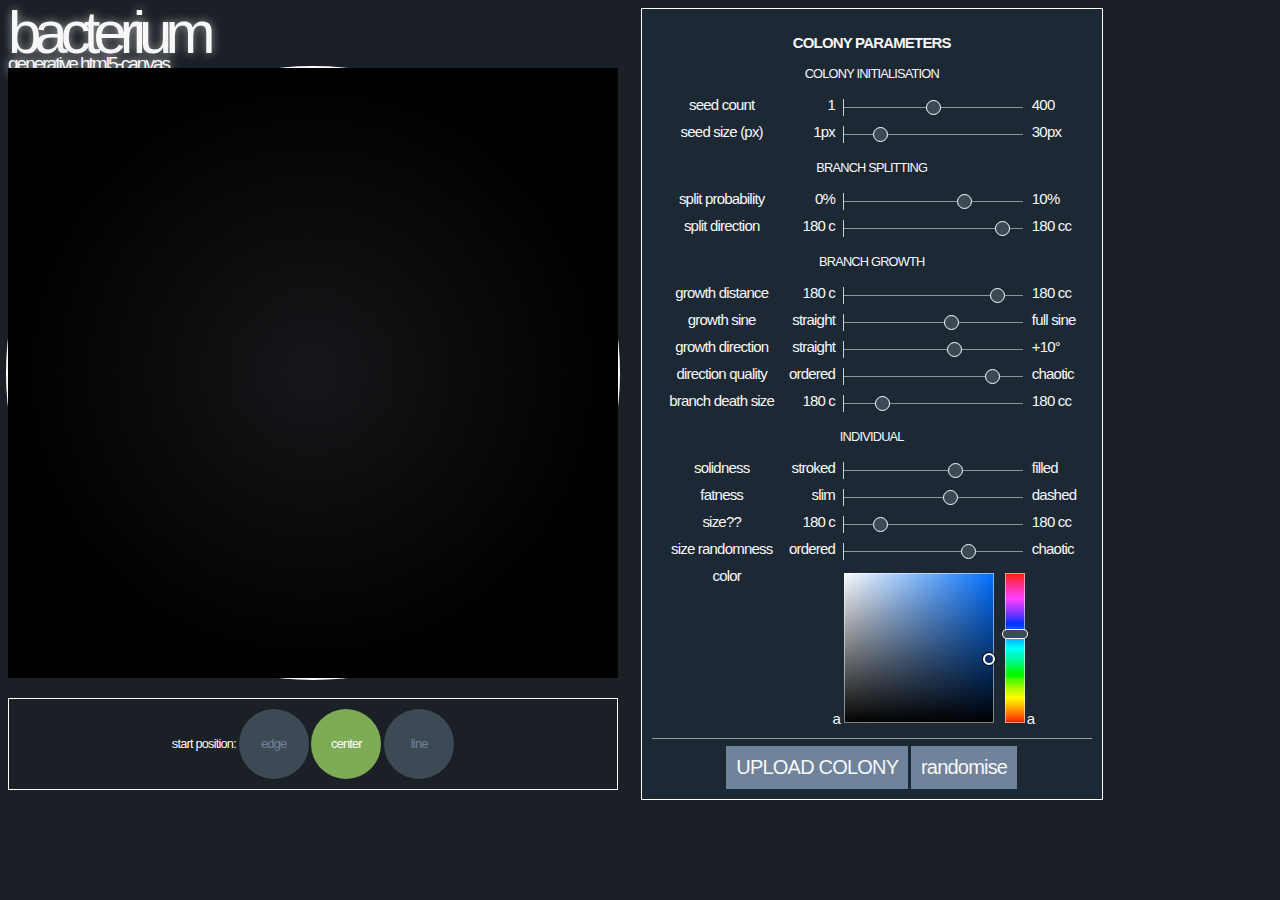
<file: index.html>
<html>
    <head>
        <meta name="viewport" content="user-scalable=no, width=device-width"/>
        <meta name="apple-mobile-web-app-capable" content="yes">
        <meta name="apple-mobile-web-app-status-bar-style" content="black-translucent"/>
        <meta name="format-detection" content="telephone=no">
        <title>bacterium</title>
        <!-- <script src="http://192.168.1.94:8080/socket.io/socket.io.js"></script> -->
        <script src="js/jquery-2.1.3.min.js"></script>
        <script src='js/jquery.minicolors.js'></script>
        <link href='css/jquery.minicolors.css' rel='stylesheet' type="text/css" media="screen"/>
        <script src="js/classes.js" type="text/javascript"></script>
        <script src="js/growth.js" type="text/javascript"></script>
        <link href="css/growth.css" rel="stylesheet" type="text/css" media="screen"/>
    </head>
    <body>
        <div id="wrapper">

            <div id = "bacteriaDiv">
                <div id = "title-wrapper">
                    <span id="title">bacterium</span>
                    <span id="author">generative html5-canvas</span>
                </div>
                <canvas id="drawCanvas" width="602" height="602"></canvas>

                <div id="buttonDiv">
                    <!-- <div id="growButton" class="button">grow</div> -->
                    <div class="radiodiv">
                        start position:
                        <input type="radio" name="startpos" id="edge" value="1" hidden="">
                        <label for="edge" class="switch switch--on" onclick="">edge</label>
                        <input type="radio" name="startpos" id="center" value="1" hidden="" checked="">
                        <label for="center" class="switch switch--on" onclick="">center</label>
                        <input type="radio" name="startpos" id="line" value="1" hidden="">
                        <label for="line" class="switch switch--on" onclick="">line</label>
                    </div>
                    <!-- growth time: -->
                    <!-- <input type="range" style="width: 20%; margin-top: 30px" id="growTime" min="0.1" max="100.0"> -->
                </div>


            </div>

            <div id="controls-wrapper">
                <h3>COLONY PARAMETERS</h3>
                <div class = "parameters-group-header">COLONY INITIALISATION</div>
                <div class = "parameter">
                    <div class = "parameter-name">seed count</div>
                    <div class = "parameter-min">1</div>
                    <input type="range" id="startingBranches" min="0" max="100.0">
                    <div class = "parameter-max">400</div>
                </div>
                <div class = "parameter">
                    <div class = "parameter-name">seed size (px)</div>
                    <div class = "parameter-min">1px</div>
                    <input type="range" id="startingSize" min="0" max="100.0">
                    <div class = "parameter-max">30px</div>
                </div>
                <div class = "parameters-group-header">BRANCH SPLITTING</div>
                <div class = "parameter">
                    <div class = "parameter-name">split probability</div>
                    <div class = "parameter-min">0%</div>
                    <input type="range" id="branchFactor" min="0.0" max="100.0">
                    <div class = "parameter-max">10%</div>
                </div>
                <div class = "parameter">
                    <div class = "parameter-name">split direction</div>
                    <div class = "parameter-min">180 c</div>
                    <input type="range" id="branchDirection" min="0.0" max="100.0">
                    <div class = "parameter-max">180 cc</div>
                </div>
                <div class = "parameters-group-header">BRANCH GROWTH</div>
                <div class = "parameter">
                    <div class = "parameter-name">growth distance</div>
                    <div class = "parameter-min">180 c</div>
                    <input type="range" id="gapSize" min="0.0" max="100.0">
                    <div class = "parameter-max">180 cc</div>
                </div>
                <div class = "parameter">
                    <div class = "parameter-name">growth sine</div>
                    <div class = "parameter-min">straight</div>
                    <input type="range" id="sineMod" min="0.0" max="100.0">
                    <div class = "parameter-max">full sine</div>
                </div>
                <div class = "parameter">
                    <div class = "parameter-name">growth direction</div>
                    <div class = "parameter-min">straight</div>
                    <input type="range" id="curveMod" min="0.0" max="100.0">
                    <div class = "parameter-max">+10°</div>
                </div>
                <div class = "parameter">
                    <div class = "parameter-name">direction quality</div>
                    <div class = "parameter-min">ordered</div>
                    <input type="range" id="curveRandom" min="0.0" max="100.0">
                    <div class = "parameter-max">chaotic</div>
                </div>
                <div class = "parameter">
                    <div class = "parameter-name">branch death size</div>
                    <div class = "parameter-min">180 c</div>
                    <input type="range" id="deathSize" min="0.0" max="100.0">
                    <div class = "parameter-max">180 cc</div>
                </div>
                <div class = "parameters-group-header">INDIVIDUAL</div>
                <div class = "parameter">
                    <div class = "parameter-name">solidness</div>
                    <div class = "parameter-min">stroked</div>
                    <input type="range" id="solidness" min="0.1" max="100.0">
                    <div class = "parameter-max">filled</div>
                </div>
                <div class = "parameter">
                    <div class = "parameter-name">fatness</div>
                    <div class = "parameter-min">slim</div>
                    <input type="range" id="fatness" min="0.1" max="100.0">
                    <div class = "parameter-max">dashed</div>
                </div>
                <div class = "parameter">
                    <div class = "parameter-name">size??</div>
                    <div class = "parameter-min">180 c</div>
                    <input type="range" id="pointSize" min="0.1" max="100.0">
                    <div class = "parameter-max">180 cc</div>
                </div>
                <div class = "parameter">
                    <div class = "parameter-name">size randomness</div>
                    <div class = "parameter-min">ordered</div>
                    <input type="range" id="pointSizeRandom" min="0.1" max="100.0">
                    <div class = "parameter-max">chaotic</div>
                </div>
                <div class = "parameter">
                    <div class = "parameter-name">color</div>
                    <div class = "parameter-min">a</div>
                    <input type='text' id="color-picker" />
                    <div class = "parameter-max">a</div>
                </div>
                <hr size=1>
                <div id="breedButton" class="button">UPLOAD COLONY</div>
                <div id="randomButton" class="button">randomise</div>
            </div>


            <!-- <div class="tabs"> -->
                <!-- <div class="tab">
                    <input type="radio" id="breedTab" name="tab-group-1" checked>
                    <label for="breedTab" class="tablabel" onclick="">breeding</label>
                    <div class="content">
                        <div id="gallery" class="controls">
                            <div id="grid"></div>
                            <hr size=1>
                            <div id="breedControls">
                                <div>
                                    parents
                                </div>
                            </div>
                        </div>
                    </div>
                    <div id="source" class="sourcedest"></div>
                    <div id="dest" class="sourcedest"></div>
                    <div>
                        emphasis
                    </div>
                    <input type="range" id="emphasis" min="0.0" max="100.0">
                    <div>
                        global opacity mod</div>
                    <input type="range" id="globalopacity" min="0.0" max="100.0">
                </div> -->
                <!-- <div class="tab">
                    <div class="content">
                    </div>
                </div> -->
            </div>
        </div>
    </body>
</html>
</file>
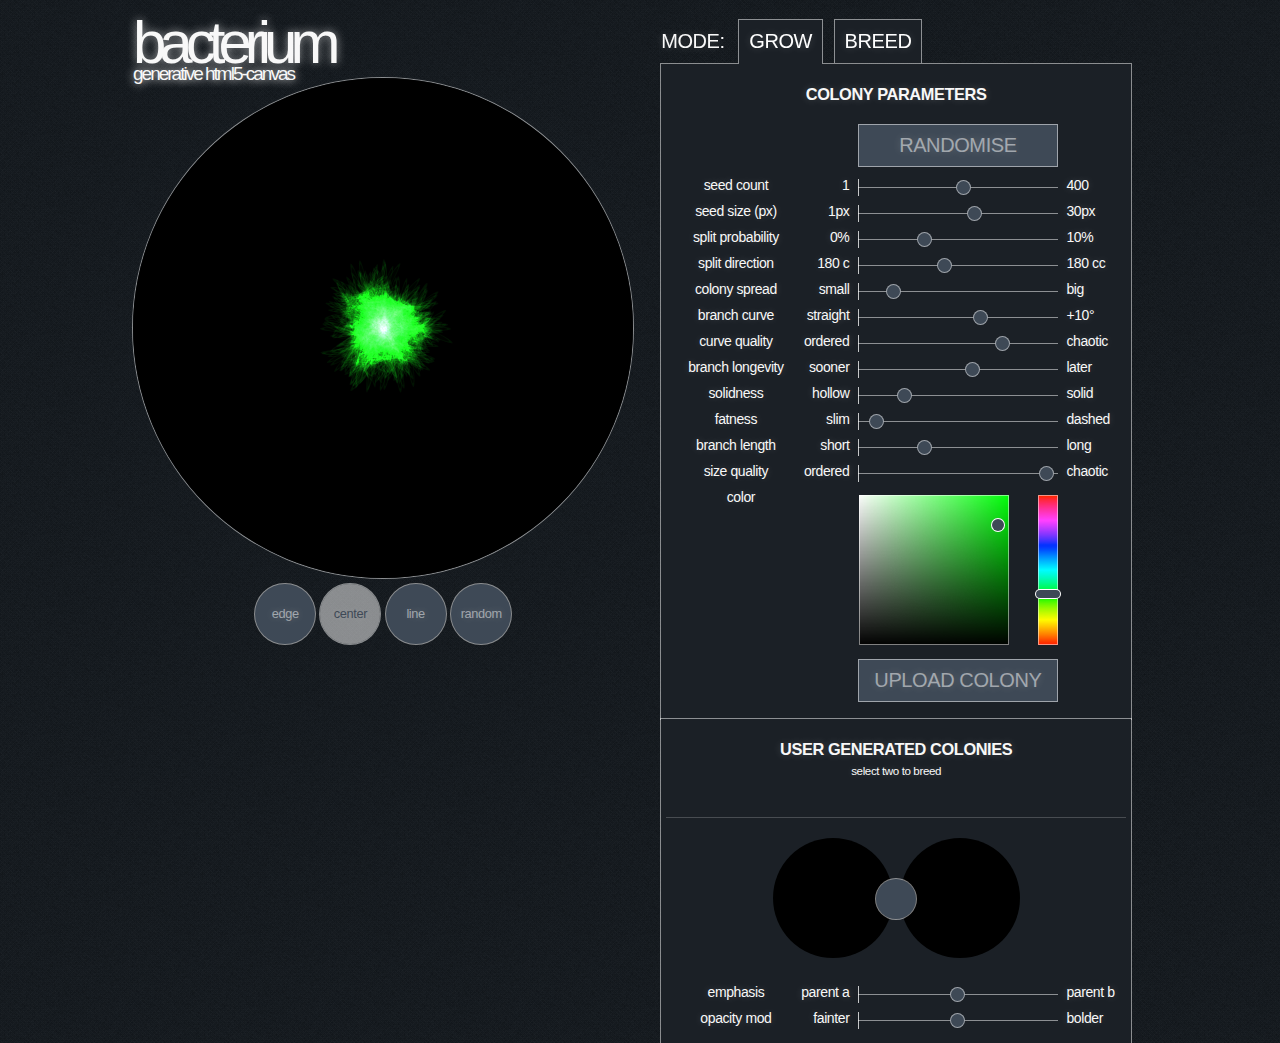
<file: public/index.html>
<html>
    <head>
        <meta name="viewport" content="user-scalable=no, width=device-width"/>
        <meta name="apple-mobile-web-app-capable" content="yes">
        <meta name="apple-mobile-web-app-status-bar-style" content="black-translucent"/>
        <meta name="format-detection" content="telephone=no">
        <title>bacterium</title>
        <script src="js/socket.io.js"></script>
        <script src="js/jquery-2.1.3.min.js"></script>
        <script src='js/jquery.minicolors.js'></script>
        <link href='css/jquery.minicolors.css' rel='stylesheet' type="text/css" media="screen"/>
        <script src="js/classes.js" type="text/javascript"></script>
        <script src="js/growth.js" type="text/javascript"></script>
        <link href="css/growth.css" rel="stylesheet" type="text/css" media="screen"/>
    </head>
    <body>
        <div id="wrapper">
            <div id = "colony-wrapper">
                <div id = "title-wrapper">
                    <span id="title">bacterium</span>
                    <span id="author">generative html5-canvas</span>
                </div>
                <canvas id="drawCanvas" width="602" height="602"></canvas>
                <div id="grow-controls">
                    <div id = "seed-position">
                        <input id="edge" type="radio" name="startpos" hidden>
                        <label for="edge" class="switch switch--on" onclick="">edge</label>
                        <input id="center" type="radio" name="startpos" checked hidden>
                        <label for="center" class="switch switch--on">center</label>
                        <input id="line" type="radio" name="startpos" hidden>
                        <label for="line" class="switch switch--on">line</label>
                        <input id="random" type="radio" name="startpos" hidden>
                        <label for="random" class="switch switch--on">random</label>
                    </div>
                </div>
            </div>

            <div id="controls-outer-wrapper">
                <div id = "tabs-wrapper">
                    <h4>MODE:</h4>
                    <div class = "tab selected" id = "grow-tab">GROW</div>
                    <div class = "tab" id = "breed-tab">BREED</div>
                </div>
                <div class = "control-wrapper" id="controls-wrapper">
                    <h3>COLONY PARAMETERS</h3>

                    <div class = "parameter">
                        <div class = "parameter-name"></div>
                        <div class = "parameter-min"></div>
                        <div id="randomButton" class="button">RANDOMISE</div>
                        <div class = "parameter-max"></div>
                    </div>

                    <div class = "parameters-group-header">COLONY INITIALISATION</div>
                    <div class = "parameter">
                        <div class = "parameter-name">seed count</div>
                        <div class = "parameter-min">1</div>
                        <input type="range" id="startingBranches" min="0" max="100.0">
                        <div class = "parameter-max">400</div>
                    </div>
                    <div class = "parameter">
                        <div class = "parameter-name">seed size (px)</div>
                        <div class = "parameter-min">1px</div>
                        <input type="range" id="startingSize" min="0" max="100.0">
                        <div class = "parameter-max">30px</div>
                    </div>
                    <div class = "parameters-group-header">BRANCH SPLITTING</div>
                    <div class = "parameter">
                        <div class = "parameter-name">split probability</div>
                        <div class = "parameter-min">0%</div>
                        <input type="range" id="branchFactor" min="0.0" max="100.0">
                        <div class = "parameter-max">10%</div>
                    </div>
                    <div class = "parameter">
                        <div class = "parameter-name">split direction</div>
                        <div class = "parameter-min">180 c</div>
                        <input type="range" id="branchDirection" min="0.0" max="100.0">
                        <div class = "parameter-max">180 cc</div>
                    </div>
                    <div class = "parameters-group-header">BRANCH GROWTH</div>
                    <div class = "parameter">
                        <div class = "parameter-name">colony spread</div>
                        <div class = "parameter-min">small</div>
                        <input type="range" id="gapSize" min="0.0" max="100.0">
                        <div class = "parameter-max">big</div>
                    </div>
                    <!-- <div class = "parameter">
                        <div class = "parameter-name">growth sine</div>
                        <div class = "parameter-min">straight</div>
                        <input type="range" id="sineMod" min="0.0" max="100.0">
                        <div class = "parameter-max">full sine</div>
                    </div> -->
                    <div class = "parameter">
                        <div class = "parameter-name">branch curve</div>
                        <div class = "parameter-min">straight</div>
                        <input type="range" id="curveMod" min="0.0" max="100.0">
                        <div class = "parameter-max">+10°</div>
                    </div>
                    <div class = "parameter">
                        <div class = "parameter-name">curve quality</div>
                        <div class = "parameter-min">ordered</div>
                        <input type="range" id="curveRandom" min="0.0" max="100.0">
                        <div class = "parameter-max">chaotic</div>
                    </div>
                    <div class = "parameter">
                        <div class = "parameter-name">branch longevity</div>
                        <div class = "parameter-min">sooner</div>
                        <input type="range" id="deathSize" min="0.0" max="100.0">
                        <div class = "parameter-max">later</div>
                    </div>
                    <div class = "parameters-group-header">APPEARANCE</div>
                    <div class = "parameter">
                        <div class = "parameter-name">solidness</div>
                        <div class = "parameter-min">hollow</div>
                        <input type="range" id="solidness" min="0.1" max="100.0">
                        <div class = "parameter-max">solid</div>
                    </div>
                    <div class = "parameter">
                        <div class = "parameter-name">fatness</div>
                        <div class = "parameter-min">slim</div>
                        <input type="range" id="fatness" min="0.1" max="100.0">
                        <div class = "parameter-max">dashed</div>
                    </div>
                    <div class = "parameter">
                        <div class = "parameter-name">branch length</div>
                        <div class = "parameter-min">short</div>
                        <input type="range" id="pointSize" min="0.1" max="100.0">
                        <div class = "parameter-max">long</div>
                    </div>
                    <div class = "parameter">
                        <div class = "parameter-name">size quality</div>
                        <div class = "parameter-min">ordered</div>
                        <input type="range" id="pointSizeRandom" min="0.1" max="100.0">
                        <div class = "parameter-max">chaotic</div>
                    </div>
                    <div class = "parameter">
                        <div class = "parameter-name">color</div>
                        <div class = "parameter-min"></div>
                        <input type='text' id="color-picker" />
                        <div class = "parameter-max"></div>
                    </div>
                    <div class = "parameter">
                        <div class = "parameter-name"></div>
                        <div class = "parameter-min"></div>
                        <div id="upload-colony" class="button">UPLOAD COLONY</div>
                        <div class = "parameter-max"></div>
                    </div>
                </div>

                <div class = "control-wrapper" id="gallery">
                    <h3>USER GENERATED COLONIES</h3>
                    <h5>select two to breed</h5>
                    <div id="grid"></div>
                    <div id = "sourcedest">
                        <div id="source" class="sourcedest"></div>
                        <div id="swap-source-dest"></div>
                        <div id="dest" class="sourcedest"></div>
                    </div>
                    <div class = "parameter">
                        <div class = "parameter-name">emphasis</div>
                        <div class = "parameter-min">parent a</div>
                        <input type="range" id="emphasis" min="0.1" max="100.0">
                        <div class = "parameter-max">parent b</div>
                    </div>
                    <div class = "parameter">
                        <div class = "parameter-name">opacity mod</div>
                        <div class = "parameter-min">fainter</div>
                        <input type="range" id="opacity-mod" min="0.1" max="100.0">
                        <div class = "parameter-max">bolder</div>
                    </div>
                </div>
            </div>
        </div>
    </body>
</html>
</file>
<file: css/growth.css>
/*@import url("http://fonts.googleapis.com/css?family=Open+Sans:400,600");*/
html {
  background: #1b2026;
  color: #f8f8f8;
  font: 100 0.8em "Open Sans", sans-serif;
  -webkit-font-smoothing: antialiased;
  -webkit-text-size-adjust: 100%;
  letter-spacing: -0.8px;
}
body {
  text-align: center;
}
h2,
h1 {
  margin-left: 10px;
  text-align: left;
  line-height: 10px;
  margin-top: 0px;
  margin-bottom: -6px;
  font-weight: 1000;
  font-size: 20px;
  letter-spacing: -2px;
  text-shadow: 0px 0px 4px rgba(255, 255, 255, 0.3);
}
hr {
  line-height: -10px;
}
.label {
  float: left;
}
#wrapper {
  width: 1275px;
  height: auto;
  text-align: left;
  display: inline-block;
}
#bacteriaDiv {
  margin: 0;
  width: 610px;
  display: inline-block;
}
#bacteriaDiv #title-wrapper {
  letter-spacing: -7px;
  text-shadow: 0px 0px 10px rgba(255, 255, 255, 0.6);
  width: 100%;
  height: 60px;
}
#bacteriaDiv #title-wrapper span {
  display: inline-block;
  width: 100%;
}
#bacteriaDiv #title-wrapper #title {
  font-size: 60px;
  line-height: 50px;
}
#bacteriaDiv #title-wrapper #author {
  margin-left: 0px;
  margin-top: -5px;
  left: 4px;
  font-size: 19px;
  letter-spacing: -2px;
  text-shadow: 0px 0px 10px #ffffff;
}
#bacteriaDiv #drawCanvas {
  margin: 0px;
  position: relative;
  width: 610px;
  height: 610px;
  overflow: visible;
  border-radius: 100%;
  box-shadow: 0 0 0 2px white;
  cursor: pointer;
  margin-bottom: 20px;
}
#controls-wrapper {
  margin: 0;
  display: inline-block;
  vertical-align: top;
  background: #1d2835;
  width: 440px;
  text-align: center;
  border: 1px solid white;
  margin-left: 20px;
  padding: 10px;
}
#controls-wrapper .parameters-group-header {
  margin-top: 15px;
  margin-bottom: 10px;
}
#controls-wrapper .parameter {
  text-align: center;
  margin: 0;
  padding: 5px;
  font-size: 15px;
}
#controls-wrapper .parameter .parameter-name {
  display: inline-block;
  font-weight: bolder;
  width: 120px;
  vertical-align: top;
}
#controls-wrapper .parameter .parameter-min,
#controls-wrapper .parameter .parameter-max {
  display: inline-block;
  width: 50px;
}
#controls-wrapper .parameter .parameter-min {
  text-align: right;
}
#controls-wrapper .parameter .parameter-max {
  text-align: left;
}
#controls-wrapper .parameter input[type='range'] {
  display: inline-block;
  -webkit-appearance: none !important;
  height: 1px;
  width: 180px;
  background: rgba(255, 255, 255, 0.5);
  margin: 5px;
  vertical-align: bottom;
  cursor: pointer;
}
#controls-wrapper .parameter input[type='range']:after,
#controls-wrapper .parameter input[type='range']:before {
  content: "";
  position: absolute;
  width: 1px;
  height: 17px;
  background: rgba(255, 255, 255, 0.5);
  margin-top: -8px;
}
#controls-wrapper .parameter input[type='range']::-webkit-slider-thumb {
  -webkit-appearance: none !important;
  background: #3e4956;
  height: 15px;
  width: 15px;
  border: solid;
  border-width: 1px;
  border-radius: 10px;
  border-color: #FFFFFF;
}
#controls-wrapper .parameter .minicolors-theme-picker {
  margin-top: 5px;
  display: inline-block;
  width: 180px;
  text-align: left;
}
#controls-wrapper .parameter .minicolors-theme-picker .minicolors-panel {
  border: none;
  background-color: transparent;
}
#controls-wrapper .parameter .minicolors-theme-picker .minicolors-panel .minicolors-grid .minicolors-grid-inner {
  box-shadow: inset 0 0 0 1px rgba(255, 255, 255, 0.5);
}
#controls-wrapper .parameter .minicolors-theme-picker .minicolors-panel .minicolors-slider,
#controls-wrapper .parameter .minicolors-theme-picker .minicolors-panel .minicolors-opacity-slider {
  box-shadow: inset 0 0 0 1px rgba(255, 255, 255, 0.5);
}
#controls-wrapper .parameter .minicolors-theme-picker .minicolors-panel .minicolors-slider .minicolors-picker,
#controls-wrapper .parameter .minicolors-theme-picker .minicolors-panel .minicolors-opacity-slider .minicolors-picker {
  background: #3e4956;
  border: none;
  box-shadow: 0 0 0 1px white;
  width: 24px;
  height: 8px;
  margin-left: -2px;
  margin-top: -4px;
  border-radius: 8px;
}
#controls-wrapper .parameter .minicolors-theme-picker .minicolors-panel .minicolors-slider {
  margin-left: 10px;
}
#controls-wrapper .parameter .minicolors-theme-picker .minicolors-panel .minicolors-opacity-slider {
  margin-left: 20px;
}
.button {
  text-align: center;
  font-size: 20;
  cursor: pointer;
  background: #6f839a;
  padding: 10px;
  display: inline-block;
}
.button:hover {
  background: #7eab55;
}
/*BUTTONS*/
#buttonDiv {
  text-align: center;
  width: 100$;
  border: 1px solid white;
  padding: 10px;
}
#buttonDiv .button {
  text-align: center;
  font-size: 20;
  cursor: pointer;
  background: #6f839a;
  padding: 10px;
  display: inline-block;
}
#buttonDiv .button:hover {
  background: #7eab55;
}
#buttonDiv .radioDiv {
  text-align: center;
  display: inline;
  width: 250px;
}
#buttonDiv .radioDiv .switch {
  color: #6f839a;
  cursor: pointer;
  padding: 10px;
  display: inline-block;
  background-color: #3e4956;
  border-radius: 100%;
  line-height: 50px;
  height: 50px;
  width: 50px;
}
#buttonDiv .radioDiv input[type="radio"]:checked + .switch--on {
  color: #fff;
  background-color: #7eab55;
}
/*SLIDERS*/
/*RADIO BUTTON*/
/*----gallery----*/
#grid {
  height: 370px;
  margin-left: 12px;
  margin-top: 15px;
  overflow: visible;
}
#gallery {
  height: 600px;
}
#breedControls {
  height: 150px;
  width: 330px;
  float: bottom;
}
#emphasis {
  width: 80%;
  float: center;
  margin-bottom: 10px;
}
#globalopacity {
  width: 80%;
  float: center;
}
.sourcedest {
  position: relative;
  height: 80px;
  width: 80px;
  border-radius: 80px;
  background-color: black;
  border: solid;
  text-align: center;
  display: inline-block;
  margin-left: 10px;
  margin-right: 10px;
  background-size: contain;
  background-position: center;
  background-repeat: no-repeat;
}
.col {
  float: left;
  width: 90px;
  overflow: visible;
  margin-right: -8px;
}
.gimg {
  overflow: hidden;
  position: relative;
  margin: -10px;
  background-size: 80%;
  background-repeat: no-repeat;
  background-position: center center;
  width: 80px;
  height: 80px;
  opacity: 0.6;
  border-style: solid;
  border-color: rgba(255, 255, 255, 0);
  border-width: 2px;
  border-radius: 60px;
  transition: background-size 0.25s ease, opacity 0.25s ease, border-width 0.25s ease;
}
.gimg:hover {
  background-size: 90%;
  opacity: 0.8;
}
/*---TABS-----*/
.tabs {
  position: relative;
  /*float: right;*/
  margin: 25px 0;
  border: 1px solid green;
}
.tab {
  float: left;
}
.tablabel {
  z-index: 0;
  font-size: 16px;
  background: #1b2026;
  line-height: 13px;
  padding: 5px;
  padding-bottom: 5px;
  border: 4px solid #fff;
  border-top-left-radius: 10px;
  border-bottom: none;
  margin-left: -1px;
  position: relative;
  left: 2px;
}
.tab [type=radio] {
  display: none;
}
.content {
  background-color: #1b2026;
  height: 620px;
  width: 350px;
  top: 19px;
  left: 0;
  right: 0;
  bottom: 0;
  overflow: visible;
}
input[type=radio]:checked ~ label {
  height: 200px;
  background: #1d2835;
  z-index: 2;
}
input[type=radio]:checked ~ label ~ .content {
  z-index: 1;
}
</file>
<file: public/css/growth.css>
/*@import url("http://fonts.googleapis.com/css?family=Open+Sans:400,600");*/
.bordered {
  box-shadow: 0 0 0 1px rgba(255, 255, 255, 0.5);
}
.light-bordered {
  box-shadow: 0 0 0 1px rgba(255, 255, 255, 0.1);
}
html {
  background: #1b2026;
  background: url('../img/noisy_net.png');
  color: #f8f8f8;
  font: 100 0.8em "Open Sans", sans-serif;
  -webkit-font-smoothing: antialiased;
  -webkit-text-size-adjust: 100%;
  letter-spacing: -0.4px;
  text-shadow: 0 0 8px rgba(255, 255, 255, 0.2);
}
body {
  text-align: center;
}
#wrapper {
  padding: 10px;
  width: 1014px;
  height: 758px;
  text-align: left;
  display: inline-block;
}
#colony-wrapper {
  width: 500px;
  display: inline-block;
  margin-right: 25px;
}
#colony-wrapper #title-wrapper {
  letter-spacing: -7px;
  text-shadow: 0px 0px 10px rgba(255, 255, 255, 0.6);
  width: 100%;
  height: 60px;
}
#colony-wrapper #title-wrapper span {
  display: inline-block;
  width: 100%;
}
#colony-wrapper #title-wrapper #title {
  font-size: 60px;
  line-height: 50px;
}
#colony-wrapper #title-wrapper #author {
  margin-left: 0px;
  margin-top: -5px;
  left: 4px;
  font-size: 19px;
  letter-spacing: -2px;
  text-shadow: 0px 0px 10px #ffffff;
}
#colony-wrapper #drawCanvas {
  margin: 0px;
  position: relative;
  border-radius: 100%;
  width: 500px;
  height: 500px;
  line-height: 500px;
  box-shadow: 0 0 0 1px rgba(255, 255, 255, 0.5);
  cursor: pointer;
}
#colony-wrapper #grow-controls {
  text-align: center;
  width: 100%;
}
#colony-wrapper #grow-controls #seed-position {
  display: inline-block;
  width: 330px;
  padding: 5px;
}
#colony-wrapper #grow-controls #seed-position .switch {
  box-shadow: 0 0 0 1px rgba(255, 255, 255, 0.5);
  margin: 1px;
  color: rgba(255, 255, 255, 0.5);
  cursor: pointer;
  padding: 10px;
  display: inline-block;
  background-color: #3e4956;
  border-radius: 100%;
  width: 40px;
  height: 40px;
  line-height: 40px;
}
#colony-wrapper #grow-controls #seed-position input[type="radio"]:checked + .switch--on {
  color: #3e4956;
  background-color: rgba(255, 255, 255, 0.5);
}
#controls-outer-wrapper {
  margin: 0;
  display: inline-block;
  width: 460px;
  vertical-align: top;
  font-size: 14px;
}
#controls-outer-wrapper .control-wrapper {
  margin: 0;
  display: inline-block;
  width: 460px;
  text-align: center;
  margin-left: 0px;
  margin-right: 0px;
  padding: 5px;
  padding-bottom: 10px;
  vertical-align: top;
  background: #1b2026;
  box-shadow: 0 0 0 1px rgba(255, 255, 255, 0.5);
}
#controls-outer-wrapper .control-wrapper .parameter {
  text-align: center;
  margin: 0;
  padding: 3px;
  margin-bottom: 4px;
}
#controls-outer-wrapper .control-wrapper .parameter .parameter-name {
  display: inline-block;
  font-weight: bolder;
  width: 120px;
  vertical-align: top;
}
#controls-outer-wrapper .control-wrapper .parameter .parameter-min,
#controls-outer-wrapper .control-wrapper .parameter .parameter-max {
  display: inline-block;
  width: 50px;
}
#controls-outer-wrapper .control-wrapper .parameter .parameter-min {
  text-align: right;
}
#controls-outer-wrapper .control-wrapper .parameter .parameter-max {
  text-align: left;
}
#controls-outer-wrapper .control-wrapper .parameter .button {
  margin: 0;
  width: 180px;
}
#controls-outer-wrapper .control-wrapper .parameter input[type='range'] {
  display: inline-block;
  -webkit-appearance: none !important;
  height: 1px;
  width: 200px;
  background: rgba(255, 255, 255, 0.5);
  margin: 5px;
  vertical-align: bottom;
  cursor: pointer;
}
#controls-outer-wrapper .control-wrapper .parameter input[type='range']:after,
#controls-outer-wrapper .control-wrapper .parameter input[type='range']:before {
  content: "";
  position: absolute;
  width: 1px;
  height: 17px;
  background: rgba(255, 255, 255, 0.5);
  margin-top: -8px;
}
#controls-outer-wrapper .control-wrapper .parameter input[type='range']::-webkit-slider-thumb {
  -webkit-appearance: none !important;
  background: #3e4956;
  height: 15px;
  width: 15px;
  border: solid;
  border-width: 1px;
  border-radius: 10px;
  border-color: rgba(255, 255, 255, 0.5);
}
#controls-outer-wrapper #tabs-wrapper {
  height: 45px;
  margin-bottom: 1px;
  -webkit-transform: translate3d(0, 0, 1px);
}
#controls-outer-wrapper #tabs-wrapper h4 {
  display: inline-block;
  font-weight: inherit;
  font-size: 20px;
  padding: 0;
  margin: 0;
  margin-right: 10px;
}
#controls-outer-wrapper #tabs-wrapper .tab {
  margin-top: 1px;
  display: inline-block;
  padding: 10px;
  font-size: 20px;
  margin-right: 7px;
  background: #1b2026;
  border: 1px solid white;
  cursor: pointer;
  color: white;
  border: 1px solid rgba(255, 255, 255, 0.5);
  border-bottom: none;
}
#controls-outer-wrapper #tabs-wrapper .tab.selected {
  padding-bottom: 11px;
}
#controls-outer-wrapper #controls-wrapper .parameters-group-header {
  margin-top: 15px;
  margin-bottom: 10px;
  width: 120px;
  margin-left: 10px;
  text-decoration: underline;
  display: none;
}
#controls-outer-wrapper #controls-wrapper .parameter .minicolors-theme-picker {
  margin-top: 5px;
  display: inline-block;
  width: 200px;
  text-align: left;
}
#controls-outer-wrapper #controls-wrapper .parameter .minicolors-theme-picker .minicolors-panel {
  border: none;
  background-color: transparent;
}
#controls-outer-wrapper #controls-wrapper .parameter .minicolors-theme-picker .minicolors-panel .minicolors-grid .minicolors-grid-inner {
  box-shadow: inset 0 0 0 1px rgba(255, 255, 255, 0.5);
}
#controls-outer-wrapper #controls-wrapper .parameter .minicolors-theme-picker .minicolors-panel .minicolors-grid .minicolors-picker {
  background: #3e4956;
  border: none;
  box-shadow: 0 0 0 1px white;
}
#controls-outer-wrapper #controls-wrapper .parameter .minicolors-theme-picker .minicolors-panel .minicolors-grid .minicolors-picker div {
  display: none;
}
#controls-outer-wrapper #controls-wrapper .parameter .minicolors-theme-picker .minicolors-panel .minicolors-slider,
#controls-outer-wrapper #controls-wrapper .parameter .minicolors-theme-picker .minicolors-panel .minicolors-opacity-slider {
  box-shadow: inset 0 0 0 1px rgba(255, 255, 255, 0.5);
}
#controls-outer-wrapper #controls-wrapper .parameter .minicolors-theme-picker .minicolors-panel .minicolors-slider .minicolors-picker,
#controls-outer-wrapper #controls-wrapper .parameter .minicolors-theme-picker .minicolors-panel .minicolors-opacity-slider .minicolors-picker {
  background: #3e4956;
  border: none;
  box-shadow: 0 0 0 1px white;
  width: 24px;
  height: 8px;
  margin-left: -2px;
  margin-top: -4px;
  border-radius: 8px;
}
#controls-outer-wrapper #controls-wrapper .parameter .minicolors-theme-picker .minicolors-panel .minicolors-slider {
  margin-left: 28px;
}
#controls-outer-wrapper #controls-wrapper .parameter .minicolors-theme-picker .minicolors-panel .minicolors-opacity-slider {
  margin-left: 20px;
}
#controls-outer-wrapper #gallery h3 {
  margin-bottom: 5px;
}
#controls-outer-wrapper #gallery h5 {
  font-weight: lighter;
  margin-top: 5px;
}
#controls-outer-wrapper #gallery #grid .gimg {
  display: inline-block;
  background-size: contain;
  border-radius: 100%;
  width: 80px;
  height: 80px;
  line-height: 80px;
  margin: 3px;
  cursor: pointer;
}
#controls-outer-wrapper #gallery #grid .gimg.selected {
  box-shadow: 0 0 0 2px white;
}
#controls-outer-wrapper #gallery #grid .gimg.selected:hover {
  box-shadow: 0 0 0 2px white;
}
#controls-outer-wrapper #gallery #grid .gimg:hover {
  box-shadow: 0 0 0 1px rgba(255, 255, 255, 0.5);
}
#controls-outer-wrapper #gallery #sourcedest {
  display: inline-block;
  border-top: 1px solid rgba(255, 255, 255, 0.2);
  width: 100%;
  margin-top: 20px;
  padding-top: 20px;
  margin-bottom: 20px;
}
#controls-outer-wrapper #gallery #sourcedest .sourcedest {
  display: inline-block;
  background-color: black;
  background-size: contain;
  border-radius: 100%;
  width: 120px;
  height: 120px;
  line-height: 120px;
  z-index: -1;
}
#controls-outer-wrapper #gallery #sourcedest #swap-source-dest {
  background: #3e4956;
  border-radius: 100%;
  width: 40px;
  height: 40px;
  line-height: 40px;
  display: inline-block;
  margin-top: -110px;
  margin-left: -20px;
  margin-right: -20px;
  vertical-align: middle;
  z-index: 200;
  -webkit-transform: translate3d(0, 0, 1px);
  cursor: pointer;
  box-shadow: 0 0 0 1px rgba(255, 255, 255, 0.5);
}
.button {
  text-align: center;
  font-size: 20;
  cursor: pointer;
  background: rgba(255, 255, 255, 0.2);
  box-shadow: inset 0 0 0 1px rgba(255, 255, 255, 0.5);
  color: rgba(255, 255, 255, 0.5);
  padding: 10px;
  display: inline-block;
  background: #3e4956;
}
.button:hover {
  background: #697b91;
}
</file>
